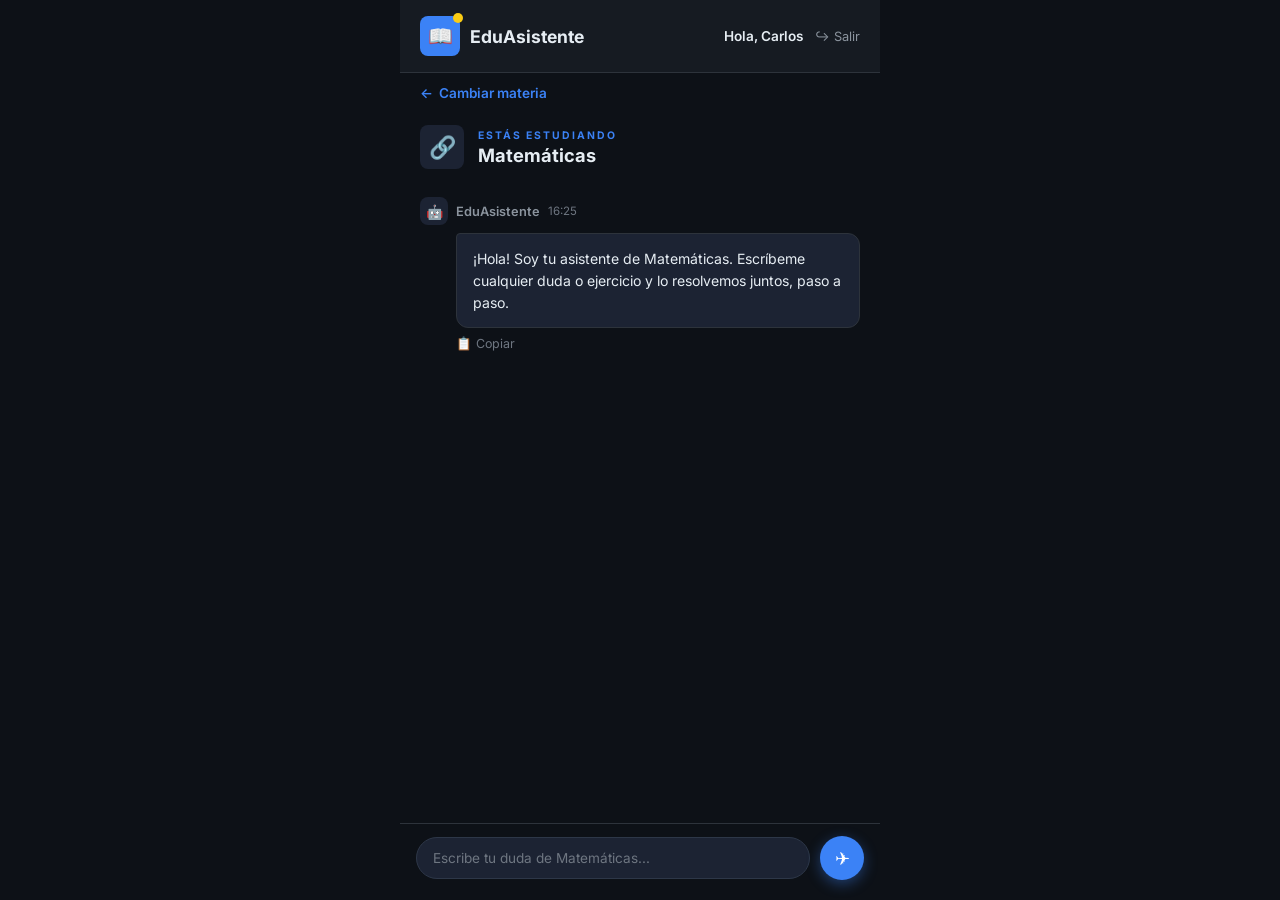
<file: Codificacion/chat.html>
<!DOCTYPE html>
<html lang="es">
<head>
  <meta charset="UTF-8">
  <meta name="viewport" content="width=device-width, initial-scale=1.0, maximum-scale=1.0, user-scalable=no">
  <meta name="description" content="EduAsistente - Chat de estudio de Matemáticas">
  <title>EduAsistente - Matemáticas</title>
  <link rel="stylesheet" href="css/styles.css">
</head>
<body>

  <div class="chat-page" id="chat-page">

    <!-- Navbar con usuario -->
    <nav class="navbar" id="navbar">
      <div class="navbar__brand">
        <div class="navbar__logo" aria-label="Logo EduAsistente">📖</div>
        <div>
          <div class="navbar__title">EduAsistente</div>
        </div>
      </div>
      <div class="navbar__actions">
        <span class="navbar__user" id="navbar-user">Hola, Carlos</span>
        <button class="navbar__logout" id="btn-logout" aria-label="Cerrar sesión">
          ↪ Salir
        </button>
      </div>
    </nav>

    <!-- Volver al dashboard -->
    <button class="chat-back" id="btn-back" aria-label="Cambiar materia">
      ← &nbsp;Cambiar materia
    </button>

    <!-- Header de la materia -->
    <div class="chat-subject-header" id="chat-subject-header">
      <div class="chat-subject-header__icon">🔗</div>
      <div>
        <p class="chat-subject-header__tag">Estás estudiando</p>
        <h1 class="chat-subject-header__name" id="subject-name">Matemáticas</h1>
      </div>
    </div>

    <!-- Mensajes del chat -->
    <div class="chat-messages" id="chat-messages">

      <!-- Mensaje del asistente -->
      <div class="chat-message" id="msg-1">
        <div class="chat-message__header">
          <div class="chat-message__avatar">🤖</div>
          <span class="chat-message__author">EduAsistente</span>
          <span class="chat-message__time">16:25</span>
        </div>
        <div class="chat-message__bubble">
          ¡Hola! Soy tu asistente de Matemáticas. Escríbeme cualquier duda o ejercicio y lo resolvemos juntos, paso a paso.
        </div>
        <div class="chat-message__actions">
          <button class="chat-action-btn" id="btn-copy-1" aria-label="Copiar mensaje">
            📋 Copiar
          </button>
        </div>
      </div>

    </div>

    <!-- Barra de entrada -->
    <div class="chat-input-bar" id="chat-input-bar">
      <input
        type="text"
        class="chat-input"
        id="chat-input"
        placeholder="Escribe tu duda de Matemáticas..."
        autocomplete="off"
      >
      <button class="chat-send-btn" id="btn-send" aria-label="Enviar mensaje">
        ✈
      </button>
    </div>

  </div>

  <script>
    // Leer parámetros de la URL (materia_id y nombre de la tabla materias)
    const params = new URLSearchParams(window.location.search);
    const materiaId = params.get('materia_id') || '1';
    const materiaNombre = params.get('nombre') || 'Matemáticas';

    // Actualizar la UI con los datos de la materia
    document.getElementById('subject-name').textContent = materiaNombre;
    document.getElementById('chat-input').placeholder = `Escribe tu duda de ${materiaNombre}...`;
    document.title = `EduAsistente - ${materiaNombre}`;

    // Volver al dashboard
    document.getElementById('btn-back').addEventListener('click', () => {
      window.location.href = 'dashboard.html';
    });

    // Logout
    document.getElementById('btn-logout').addEventListener('click', () => {
      window.location.href = 'login.html';
    });

    // Enviar mensaje (solo texto, como la tabla mensajes: contenido TEXT)
    const chatInput = document.getElementById('chat-input');
    const chatMessages = document.getElementById('chat-messages');
    const btnSend = document.getElementById('btn-send');

    function sendMessage() {
      const text = chatInput.value.trim();
      if (!text) return;

      // Mensaje del usuario (tabla mensajes: usuario_id, materia_id, contenido)
      const userMsg = document.createElement('div');
      userMsg.className = 'chat-message chat-message--user';
      userMsg.innerHTML = `
        <div class="chat-message__bubble">${text}</div>
      `;
      chatMessages.appendChild(userMsg);

      chatInput.value = '';
      chatMessages.scrollTop = chatMessages.scrollHeight;

      // Respuesta simulada del asistente (tabla respuestas: mensaje_id, contenido)
      setTimeout(() => {
        const botMsg = document.createElement('div');
        botMsg.className = 'chat-message';
        const now = new Date();
        const time = now.getHours().toString().padStart(2, '0') + ':' + now.getMinutes().toString().padStart(2, '0');
        botMsg.innerHTML = `
          <div class="chat-message__header">
            <div class="chat-message__avatar">🤖</div>
            <span class="chat-message__author">EduAsistente</span>
            <span class="chat-message__time">${time}</span>
          </div>
          <div class="chat-message__bubble">
            ¡Buena pregunta! Déjame explicarte paso a paso...
          </div>
          <div class="chat-message__actions">
            <button class="chat-action-btn" aria-label="Copiar">📋 Copiar</button>
          </div>
        `;
        chatMessages.appendChild(botMsg);
        chatMessages.scrollTop = chatMessages.scrollHeight;
      }, 800);
    }

    btnSend.addEventListener('click', sendMessage);
    chatInput.addEventListener('keydown', (e) => {
      if (e.key === 'Enter') sendMessage();
    });

    // Copiar texto del mensaje al portapapeles
    chatMessages.addEventListener('click', async (e) => {
      const copyBtn = e.target.closest('.chat-action-btn');
      if (!copyBtn) return;
      const messageCard = copyBtn.closest('.chat-message');
      const bubble = messageCard ? messageCard.querySelector('.chat-message__bubble') : null;
      if (bubble) {
        try {
          await navigator.clipboard.writeText(bubble.textContent.trim());
          const originalText = copyBtn.innerHTML;
          copyBtn.innerHTML = '✅ Copiado';
          setTimeout(() => {
            copyBtn.innerHTML = originalText;
          }, 1500);
        } catch (err) {
          console.error('Error al copiar texto:', err);
        }
      }
    });
  </script>

</body>
</html>
</file>
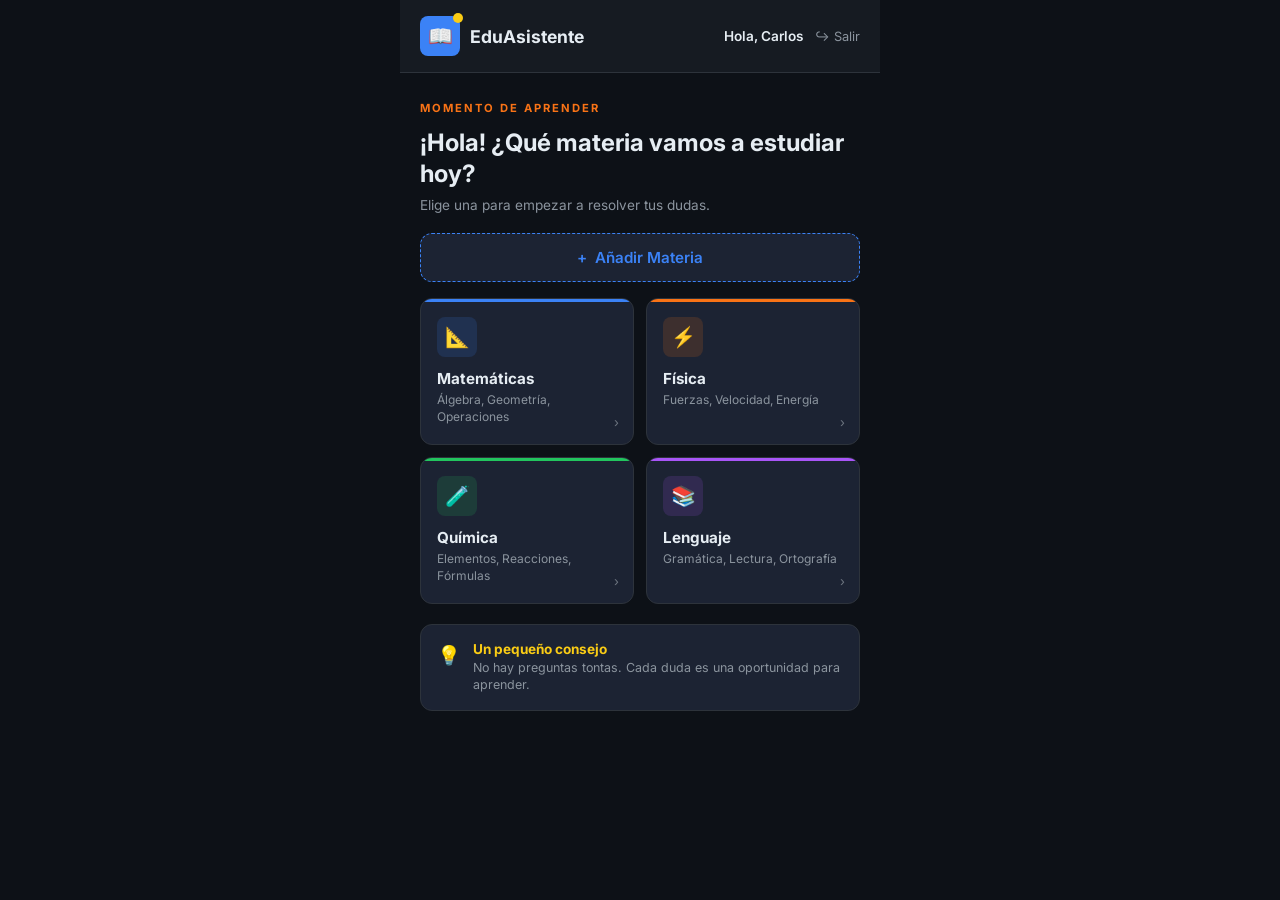
<file: Codificacion/dashboard.html>
<!DOCTYPE html>
<html lang="es">
<head>
  <meta charset="UTF-8">
  <meta name="viewport" content="width=device-width, initial-scale=1.0, maximum-scale=1.0, user-scalable=no">
  <meta name="description" content="EduAsistente - Elige una materia para empezar a estudiar">
  <title>EduAsistente - Mis Materias</title>
  <link rel="stylesheet" href="css/styles.css">
</head>
<body>

  <!-- Navbar con usuario -->
  <nav class="navbar" id="navbar">
    <div class="navbar__brand">
      <div class="navbar__logo" aria-label="Logo EduAsistente">📖</div>
      <div>
        <div class="navbar__title">EduAsistente</div>
      </div>
    </div>
    <div class="navbar__actions">
      <span class="navbar__user" id="navbar-user">Hola, Carlos</span>
      <button class="navbar__logout" id="btn-logout" aria-label="Cerrar sesión">
        ↪ Salir
      </button>
    </div>
  </nav>

  <!-- Dashboard -->
  <main class="dashboard" id="dashboard">
    <p class="dashboard__tag">Momento de aprender</p>
    <h1 class="dashboard__title">¡Hola! ¿Qué materia vamos a estudiar hoy?</h1>
    <p class="dashboard__subtitle">Elige una para empezar a resolver tus dudas.</p>

    <!-- Botón añadir materia -->
    <button class="btn btn--add" id="btn-add-subject" aria-label="Añadir materia">
      + &nbsp;Añadir Materia
    </button>

    <!-- Grid de materias -->
    <div class="subjects-grid" id="subjects-grid">
      <!-- Matemáticas -->
      <a href="chat.html?materia_id=1&nombre=Matemáticas" class="subject-card subject-card--math" id="card-1" data-materia-id="1">
        <div class="subject-card__icon">📐</div>
        <div class="subject-card__name">Matemáticas</div>
        <div class="subject-card__topics">Álgebra, Geometría, Operaciones</div>
        <span class="subject-card__arrow">›</span>
      </a>

      <!-- Física -->
      <a href="chat.html?materia_id=2&nombre=Física" class="subject-card subject-card--physics" id="card-2" data-materia-id="2">
        <div class="subject-card__icon">⚡</div>
        <div class="subject-card__name">Física</div>
        <div class="subject-card__topics">Fuerzas, Velocidad, Energía</div>
        <span class="subject-card__arrow">›</span>
      </a>

      <!-- Química -->
      <a href="chat.html?materia_id=3&nombre=Química" class="subject-card subject-card--chemistry" id="card-3" data-materia-id="3">
        <div class="subject-card__icon">🧪</div>
        <div class="subject-card__name">Química</div>
        <div class="subject-card__topics">Elementos, Reacciones, Fórmulas</div>
        <span class="subject-card__arrow">›</span>
      </a>

      <!-- Lenguaje -->
      <a href="chat.html?materia_id=4&nombre=Lenguaje" class="subject-card subject-card--language" id="card-4" data-materia-id="4">
        <div class="subject-card__icon">📚</div>
        <div class="subject-card__name">Lenguaje</div>
        <div class="subject-card__topics">Gramática, Lectura, Ortografía</div>
        <span class="subject-card__arrow">›</span>
      </a>
    </div>

    <!-- Tip banner -->
    <div class="tip-banner" id="tip-banner">
      <span class="tip-banner__icon">💡</span>
      <div>
        <div class="tip-banner__title">Un pequeño consejo</div>
        <div class="tip-banner__text">No hay preguntas tontas. Cada duda es una oportunidad para aprender.</div>
      </div>
    </div>
  </main>

  <!-- ===== MODAL: Añadir Materia ===== -->
  <div class="modal-overlay" id="modal-overlay" style="display: none;">
    <div class="modal" id="modal-add-subject" role="dialog" aria-modal="true" aria-labelledby="modal-title">
      <div class="modal__header">
        <h2 class="modal__title" id="modal-title">Añadir nueva materia</h2>
        <button class="modal__close" id="btn-modal-close" aria-label="Cerrar modal">✕</button>
      </div>
      <p class="modal__description">Solo necesitas un nombre. La descripción es opcional.</p>

      <form id="form-add-subject" autocomplete="off">
        <!-- Nombre de la materia -->
        <div class="form-group">
          <label class="form-label" for="input-subject-name">Nombre de la materia</label>
          <div class="form-input-wrapper">
            <input
              type="text"
              id="input-subject-name"
              class="form-input"
              placeholder="Ej. Historia"
              required
            >
          </div>
        </div>

        <!-- Descripción (opcional) -->
        <div class="form-group">
          <label class="form-label" for="input-subject-desc">Descripción</label>
          <span class="form-hint" style="margin-top: 0; margin-bottom: 8px; display: block;">(opcional)</span>
          <div class="form-input-wrapper">
            <input
              type="text"
              id="input-subject-desc"
              class="form-input"
              placeholder="Ej. Civilizaciones, fechas, imperios"
            >
          </div>
          <p class="form-hint">Breve descripción de los temas que cubre esta materia.</p>
        </div>

        <!-- Acciones -->
        <div class="modal__actions">
          <button type="button" class="btn btn--ghost" id="btn-cancel-subject">Cancelar</button>
          <button type="submit" class="btn btn--primary" id="btn-save-subject">+ &nbsp;Guardar materia</button>
        </div>
      </form>
    </div>
  </div>

  <script>
    // Modal abrir/cerrar
    const overlay = document.getElementById('modal-overlay');
    const btnOpen = document.getElementById('btn-add-subject');
    const btnClose = document.getElementById('btn-modal-close');
    const btnCancel = document.getElementById('btn-cancel-subject');

    function openModal() {
      overlay.style.display = 'flex';
      document.body.style.overflow = 'hidden';
    }

    function closeModal() {
      overlay.style.display = 'none';
      document.body.style.overflow = '';
    }

    btnOpen.addEventListener('click', openModal);
    btnClose.addEventListener('click', closeModal);
    btnCancel.addEventListener('click', closeModal);
    overlay.addEventListener('click', (e) => {
      if (e.target === overlay) closeModal();
    });

    // Form submit
    document.getElementById('form-add-subject').addEventListener('submit', (e) => {
      e.preventDefault();
      const nameInput = document.getElementById('input-subject-name');
      const descInput = document.getElementById('input-subject-desc');
      const name = nameInput.value.trim();
      const desc = descInput.value.trim() || 'General';

      if (name) {
        const grid = document.getElementById('subjects-grid');
        const newCard = document.createElement('a');
        const newId = grid.children.length + 1;
        newCard.href = `chat.html?materia_id=${newId}&nombre=${encodeURIComponent(name)}`;
        newCard.className = 'subject-card';
        newCard.id = `card-${newId}`;
        newCard.dataset.materiaId = newId;
        newCard.innerHTML = `
          <div class="subject-card__icon">📖</div>
          <div class="subject-card__name">${name}</div>
          <div class="subject-card__topics">${desc}</div>
          <span class="subject-card__arrow">›</span>
        `;
        grid.appendChild(newCard);
        nameInput.value = '';
        descInput.value = '';
      }
      closeModal();
    });

    // Logout
    document.getElementById('btn-logout').addEventListener('click', () => {
      window.location.href = 'login.html';
    });
  </script>

</body>
</html>
</file>
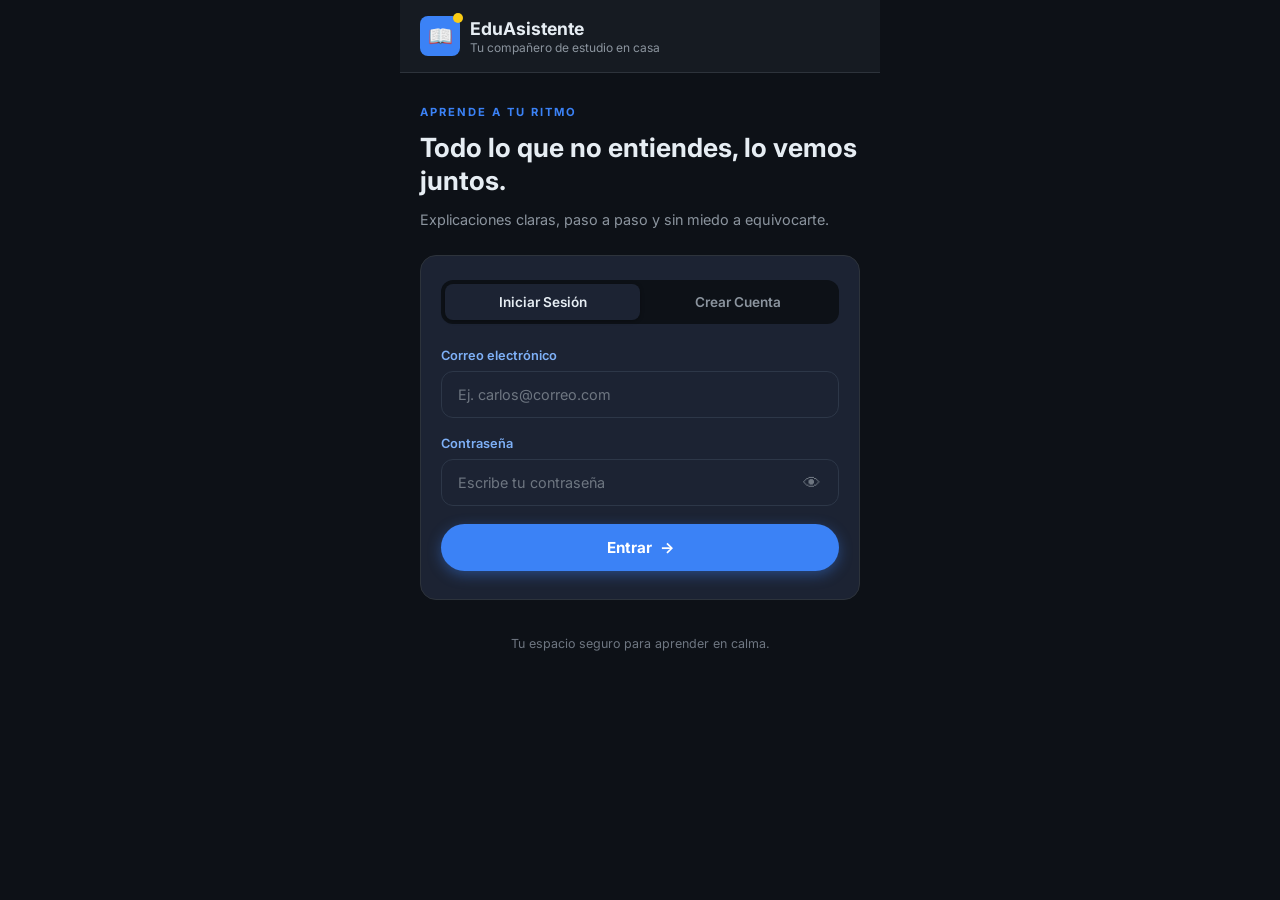
<file: Codificacion/login.html>
<!DOCTYPE html>
<html lang="es">
<head>
  <meta charset="UTF-8">
  <meta name="viewport" content="width=device-width, initial-scale=1.0, maximum-scale=1.0, user-scalable=no">
  <meta name="description" content="EduAsistente - Inicia sesión para continuar estudiando">
  <title>EduAsistente - Iniciar Sesión</title>
  <link rel="stylesheet" href="css/styles.css">
</head>
<body>

  <!-- Navbar -->
  <nav class="navbar" id="navbar">
    <div class="navbar__brand">
      <div class="navbar__logo" aria-label="Logo EduAsistente">📖</div>
      <div>
        <div class="navbar__title">EduAsistente</div>
        <div class="navbar__subtitle">Tu compañero de estudio en casa</div>
      </div>
    </div>
  </nav>

  <!-- Hero -->
  <section class="hero" id="hero-section">
    <p class="hero__tag">Aprende a tu ritmo</p>
    <h1 class="hero__title">Todo lo que no entiendes, lo vemos juntos.</h1>
    <p class="hero__description">Explicaciones claras, paso a paso y sin miedo a equivocarte.</p>
  </section>

  <!-- Formulario de Login -->
  <main class="auth-card" id="login-form">
    <!-- Tabs -->
    <div class="auth-tabs" role="tablist">
      <button class="auth-tab auth-tab--active" role="tab" id="tab-login" aria-selected="true">Iniciar Sesión</button>
      <a href="register.html" class="auth-tab" role="tab" id="tab-register">Crear Cuenta</a>
    </div>

    <form id="form-login" autocomplete="off">
      <!-- Correo electrónico -->
      <div class="form-group">
        <label class="form-label" for="input-email">Correo electrónico</label>
        <div class="form-input-wrapper">
          <input
            type="email"
            id="input-email"
            class="form-input"
            placeholder="Ej. carlos@correo.com"
            required
          >
        </div>
      </div>

      <!-- Contraseña -->
      <div class="form-group">
        <label class="form-label" for="input-password">Contraseña</label>
        <div class="form-input-wrapper">
          <input
            type="password"
            id="input-password"
            class="form-input"
            placeholder="Escribe tu contraseña"
          >
          <button type="button" class="form-toggle-password" id="btn-toggle-password" aria-label="Mostrar contraseña">👁</button>
        </div>
      </div>

      <!-- Botón submit -->
      <button type="submit" class="btn btn--primary" id="btn-login">
        Entrar &nbsp;→
      </button>
    </form>
  </main>

  <!-- Footer -->
  <footer class="auth-footer" id="auth-footer">
    Tu espacio seguro para aprender en calma.
  </footer>

  <script>
    // Toggle password visibility
    const toggleBtn = document.getElementById('btn-toggle-password');
    const passwordInput = document.getElementById('input-password');

    toggleBtn.addEventListener('click', () => {
      const isPassword = passwordInput.type === 'password';
      passwordInput.type = isPassword ? 'text' : 'password';
      toggleBtn.textContent = isPassword ? '🙈' : '👁';
    });

    // Form submit
    document.getElementById('form-login').addEventListener('submit', (e) => {
      e.preventDefault();
      // Aquí iría la lógica de login
      window.location.href = 'dashboard.html';
    });
  </script>

</body>
</html>
</file>
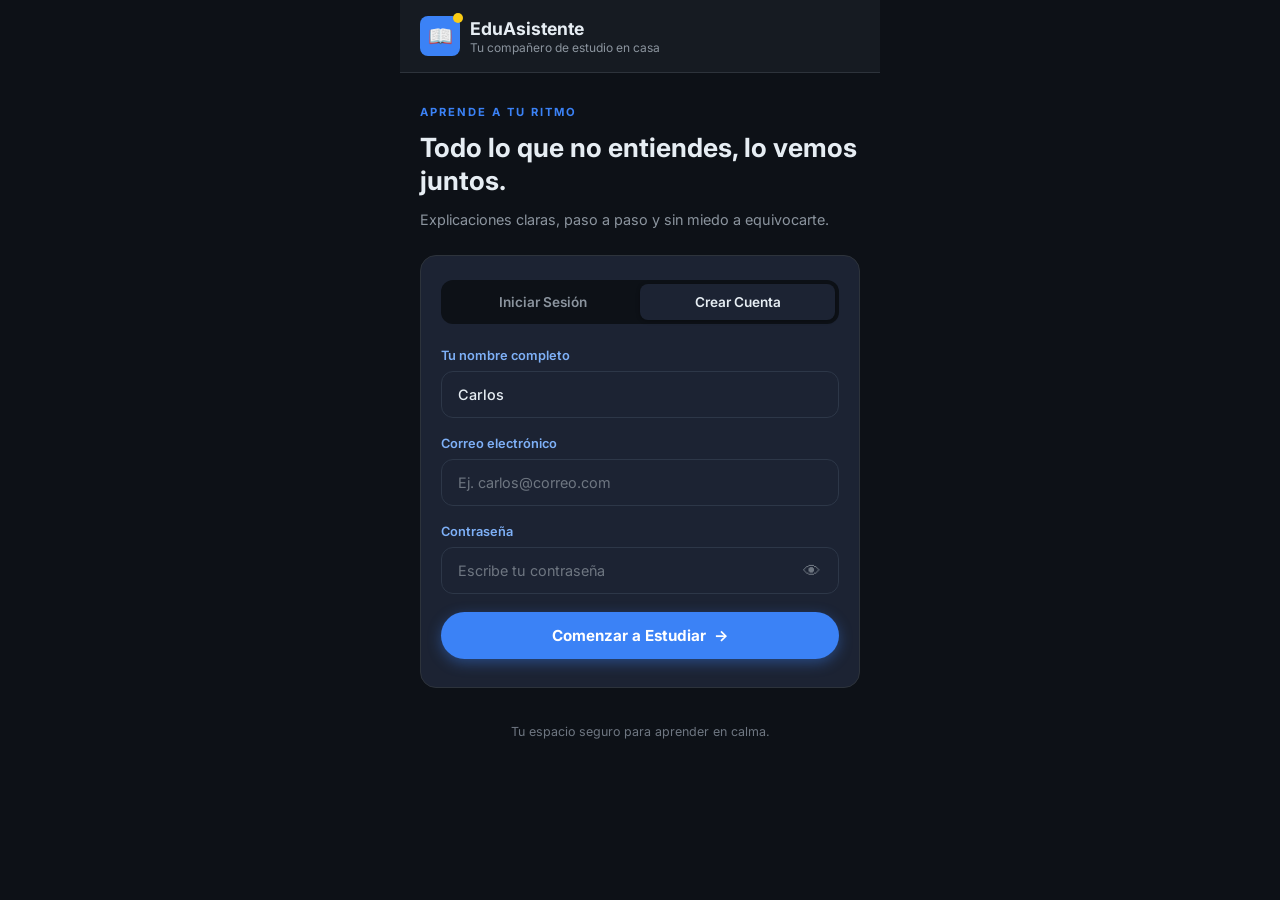
<file: Codificacion/register.html>
<!DOCTYPE html>
<html lang="es">
<head>
  <meta charset="UTF-8">
  <meta name="viewport" content="width=device-width, initial-scale=1.0, maximum-scale=1.0, user-scalable=no">
  <meta name="description" content="EduAsistente - Crea tu cuenta y comienza a estudiar con tu compañero de estudio en casa">
  <title>EduAsistente - Crear Cuenta</title>
  <link rel="stylesheet" href="css/styles.css">
</head>
<body>

  <!-- Navbar -->
  <nav class="navbar" id="navbar">
    <div class="navbar__brand">
      <div class="navbar__logo" aria-label="Logo EduAsistente">📖</div>
      <div>
        <div class="navbar__title">EduAsistente</div>
        <div class="navbar__subtitle">Tu compañero de estudio en casa</div>
      </div>
    </div>
  </nav>

  <!-- Hero -->
  <section class="hero" id="hero-section">
    <p class="hero__tag">Aprende a tu ritmo</p>
    <h1 class="hero__title">Todo lo que no entiendes, lo vemos juntos.</h1>
    <p class="hero__description">Explicaciones claras, paso a paso y sin miedo a equivocarte.</p>
  </section>

  <!-- Formulario de Registro -->
  <main class="auth-card" id="register-form">
    <!-- Tabs -->
    <div class="auth-tabs" role="tablist">
      <a href="login.html" class="auth-tab" role="tab" id="tab-login">Iniciar Sesión</a>
      <button class="auth-tab auth-tab--active" role="tab" id="tab-register" aria-selected="true">Crear Cuenta</button>
    </div>

    <form id="form-register" autocomplete="off">
      <!-- Nombre -->
      <div class="form-group">
        <label class="form-label" for="input-name">Tu nombre completo</label>
        <div class="form-input-wrapper">
          <input
            type="text"
            id="input-name"
            class="form-input form-input--filled"
            placeholder="Ej. Carlos"
            value="Carlos"
          >
        </div>
      </div>

      <!-- Correo electrónico -->
      <div class="form-group">
        <label class="form-label" for="input-email">Correo electrónico</label>
        <div class="form-input-wrapper">
          <input
            type="email"
            id="input-email"
            class="form-input"
            placeholder="Ej. carlos@correo.com"
            required
          >
        </div>
      </div>

      <!-- Contraseña -->
      <div class="form-group">
        <label class="form-label" for="input-password">Contraseña</label>
        <div class="form-input-wrapper">
          <input
            type="password"
            id="input-password"
            class="form-input"
            placeholder="Escribe tu contraseña"
          >
          <button type="button" class="form-toggle-password" id="btn-toggle-password" aria-label="Mostrar contraseña">👁</button>
        </div>
      </div>

      <!-- Botón submit -->
      <button type="submit" class="btn btn--primary" id="btn-register">
        Comenzar a Estudiar &nbsp;→
      </button>
    </form>
  </main>

  <!-- Footer -->
  <footer class="auth-footer" id="auth-footer">
    Tu espacio seguro para aprender en calma.
  </footer>

  <script>
    // Toggle password visibility
    const toggleBtn = document.getElementById('btn-toggle-password');
    const passwordInput = document.getElementById('input-password');

    toggleBtn.addEventListener('click', () => {
      const isPassword = passwordInput.type === 'password';
      passwordInput.type = isPassword ? 'text' : 'password';
      toggleBtn.textContent = isPassword ? '🙈' : '👁';
    });

    // Form submit (prevenir recarga)
    document.getElementById('form-register').addEventListener('submit', (e) => {
      e.preventDefault();
      // Aquí iría la lógica de registro
      window.location.href = 'dashboard.html';
    });
  </script>

</body>
</html>
</file>
<file: Codificacion/css/styles.css>
/* ===== RESET & BASE ===== */
@import url('https://fonts.googleapis.com/css2?family=Inter:wght@400;500;600;700;800&display=swap');

*, *::before, *::after {
  margin: 0;
  padding: 0;
  box-sizing: border-box;
}

:root {
  /* Colores principales */
  --bg-primary: #0d1117;
  --bg-secondary: #161b22;
  --bg-card: #1c2333;
  --bg-input: #1c2333;
  --bg-modal: #1a2030;

  /* Acentos */
  --accent-blue: #3b82f6;
  --accent-blue-hover: #2563eb;
  --accent-blue-glow: rgba(59, 130, 246, 0.35);
  --accent-yellow: #facc15;
  --accent-orange: #f97316;
  --accent-green: #22c55e;
  --accent-purple: #a855f7;
  --accent-red: #ef4444;

  /* Texto */
  --text-primary: #e6edf3;
  --text-secondary: #8b949e;
  --text-muted: #6e7681;
  --text-label: #7eb0f7;

  /* Bordes */
  --border-color: #2d333b;
  --border-input: #2d3748;
  --border-focus: #3b82f6;

  /* Sombras */
  --shadow-card: 0 2px 8px rgba(0, 0, 0, 0.3);
  --shadow-button: 0 4px 14px rgba(59, 130, 246, 0.4);
  --shadow-modal: 0 8px 32px rgba(0, 0, 0, 0.6);

  /* Tipografía */
  --font-family: 'Inter', -apple-system, BlinkMacSystemFont, 'Segoe UI', sans-serif;

  /* Radios */
  --radius-sm: 8px;
  --radius-md: 12px;
  --radius-lg: 16px;
  --radius-xl: 24px;
  --radius-full: 50%;
}

html {
  font-size: 16px;
  -webkit-text-size-adjust: 100%;
}

body {
  font-family: var(--font-family);
  background-color: var(--bg-primary);
  color: var(--text-primary);
  min-height: 100dvh;
  max-width: 480px;
  margin: 0 auto;
  -webkit-font-smoothing: antialiased;
  -moz-osx-font-smoothing: grayscale;
  overflow-x: hidden;
}

a {
  text-decoration: none;
  color: inherit;
}

button {
  font-family: var(--font-family);
  cursor: pointer;
  border: none;
  outline: none;
}

input {
  font-family: var(--font-family);
  outline: none;
  border: none;
}

/* ===== HEADER / NAVBAR ===== */
.navbar {
  display: flex;
  align-items: center;
  justify-content: space-between;
  padding: 16px 20px;
  background: var(--bg-secondary);
  border-bottom: 1px solid var(--border-color);
  position: sticky;
  top: 0;
  z-index: 100;
}

.navbar__brand {
  display: flex;
  align-items: center;
  gap: 10px;
}

.navbar__logo {
  width: 40px;
  height: 40px;
  background: var(--accent-blue);
  border-radius: var(--radius-sm);
  display: flex;
  align-items: center;
  justify-content: center;
  font-size: 20px;
  color: white;
  position: relative;
}

.navbar__logo::after {
  content: '';
  position: absolute;
  top: -3px;
  right: -3px;
  width: 10px;
  height: 10px;
  background: var(--accent-yellow);
  border-radius: var(--radius-full);
}

.navbar__title {
  font-size: 1.1rem;
  font-weight: 700;
  color: var(--text-primary);
}

.navbar__subtitle {
  font-size: 0.75rem;
  color: var(--text-secondary);
  margin-top: 1px;
}

.navbar__actions {
  display: flex;
  align-items: center;
  gap: 12px;
}

.navbar__user {
  font-size: 0.85rem;
  font-weight: 600;
  color: var(--text-primary);
}

.navbar__logout {
  display: flex;
  align-items: center;
  gap: 4px;
  font-size: 0.8rem;
  color: var(--text-secondary);
  background: none;
  transition: color 0.2s;
}

.navbar__logout:hover {
  color: var(--accent-red);
}

/* ===== HERO SECTION (Auth pages) ===== */
.hero {
  padding: 32px 20px 24px;
}

.hero__tag {
  font-size: 0.7rem;
  font-weight: 700;
  letter-spacing: 2px;
  text-transform: uppercase;
  color: var(--accent-blue);
  margin-bottom: 12px;
}

.hero__title {
  font-size: 1.65rem;
  font-weight: 700;
  line-height: 1.25;
  color: var(--text-primary);
  margin-bottom: 12px;
}

.hero__description {
  font-size: 0.9rem;
  color: var(--text-secondary);
  line-height: 1.5;
}

/* ===== AUTH FORM CARD ===== */
.auth-card {
  margin: 0 20px 20px;
  padding: 24px 20px 28px;
  background: var(--bg-card);
  border-radius: var(--radius-lg);
  border: 1px solid var(--border-color);
}

/* Tabs */
.auth-tabs {
  display: flex;
  gap: 0;
  margin-bottom: 24px;
  background: var(--bg-primary);
  border-radius: var(--radius-md);
  padding: 4px;
}

.auth-tab {
  flex: 1;
  padding: 10px 16px;
  font-size: 0.85rem;
  font-weight: 600;
  text-align: center;
  color: var(--text-secondary);
  background: transparent;
  border-radius: var(--radius-sm);
  transition: all 0.25s ease;
}

.auth-tab--active {
  color: var(--text-primary);
  background: var(--bg-card);
  box-shadow: 0 1px 4px rgba(0, 0, 0, 0.3);
}

/* Form groups */
.form-group {
  margin-bottom: 18px;
}

.form-label {
  display: block;
  font-size: 0.8rem;
  font-weight: 600;
  color: var(--text-label);
  margin-bottom: 8px;
}

.form-input-wrapper {
  position: relative;
  display: flex;
  align-items: center;
}

.form-input {
  width: 100%;
  padding: 14px 16px;
  font-size: 0.9rem;
  color: var(--text-primary);
  background: var(--bg-input);
  border: 1.5px solid var(--border-input);
  border-radius: var(--radius-md);
  transition: border-color 0.2s, box-shadow 0.2s;
}

.form-input::placeholder {
  color: var(--text-muted);
}

.form-input:focus {
  border-color: var(--border-focus);
  box-shadow: 0 0 0 3px var(--accent-blue-glow);
}

.form-input--filled {
  border-color: var(--border-input);
  color: var(--text-primary);
  font-weight: 500;
}

.form-toggle-password {
  position: absolute;
  right: 14px;
  background: none;
  color: var(--text-muted);
  font-size: 1.1rem;
  padding: 4px;
  transition: color 0.2s;
}

.form-toggle-password:hover {
  color: var(--text-secondary);
}

/* ===== BUTTONS ===== */
.btn {
  display: flex;
  align-items: center;
  justify-content: center;
  gap: 8px;
  width: 100%;
  padding: 14px 24px;
  font-size: 0.95rem;
  font-weight: 700;
  border-radius: var(--radius-xl);
  transition: all 0.25s ease;
}

.btn--primary {
  background: var(--accent-blue);
  color: white;
  box-shadow: var(--shadow-button);
}

.btn--primary:hover {
  background: var(--accent-blue-hover);
  transform: translateY(-1px);
  box-shadow: 0 6px 20px rgba(59, 130, 246, 0.5);
}

.btn--primary:active {
  transform: translateY(0);
}

.btn--outline {
  background: transparent;
  color: var(--accent-blue);
  border: 1.5px solid var(--accent-blue);
}

.btn--outline:hover {
  background: rgba(59, 130, 246, 0.1);
}

.btn--add {
  background: var(--bg-card);
  color: var(--accent-blue);
  border: 1.5px dashed var(--accent-blue);
  border-radius: var(--radius-md);
  font-weight: 600;
}

.btn--add:hover {
  background: rgba(59, 130, 246, 0.08);
}

.btn--ghost {
  background: transparent;
  color: var(--accent-red);
  font-weight: 600;
}

.btn--ghost-blue {
  background: transparent;
  color: var(--accent-blue);
  font-weight: 600;
  border: 1.5px solid var(--border-color);
}

/* ===== FOOTER TEXT ===== */
.auth-footer {
  text-align: center;
  padding: 16px 20px 32px;
  font-size: 0.78rem;
  color: var(--text-muted);
}

/* ===== DASHBOARD ===== */
.dashboard {
  padding: 28px 20px;
}

.dashboard__tag {
  font-size: 0.7rem;
  font-weight: 700;
  letter-spacing: 2px;
  text-transform: uppercase;
  color: var(--accent-orange);
  margin-bottom: 12px;
}

.dashboard__title {
  font-size: 1.5rem;
  font-weight: 700;
  line-height: 1.3;
  color: var(--text-primary);
  margin-bottom: 8px;
}

.dashboard__subtitle {
  font-size: 0.85rem;
  color: var(--text-secondary);
  margin-bottom: 20px;
}

/* Materias grid */
.subjects-grid {
  display: grid;
  grid-template-columns: 1fr 1fr;
  gap: 12px;
  margin-top: 16px;
}

.subject-card {
  background: var(--bg-card);
  border-radius: var(--radius-md);
  padding: 18px 16px;
  border: 1px solid var(--border-color);
  cursor: pointer;
  transition: all 0.25s ease;
  position: relative;
  overflow: hidden;
}

.subject-card::before {
  content: '';
  position: absolute;
  top: 0;
  left: 0;
  right: 0;
  height: 3px;
  background: var(--accent-blue);
}

.subject-card--math::before { background: var(--accent-blue); }
.subject-card--physics::before { background: var(--accent-orange); }
.subject-card--chemistry::before { background: var(--accent-green); }
.subject-card--language::before { background: var(--accent-purple); }

.subject-card:hover {
  border-color: var(--text-muted);
  transform: translateY(-2px);
  box-shadow: var(--shadow-card);
}

.subject-card__icon {
  width: 40px;
  height: 40px;
  border-radius: var(--radius-sm);
  display: flex;
  align-items: center;
  justify-content: center;
  font-size: 20px;
  margin-bottom: 12px;
  background: rgba(59, 130, 246, 0.15);
  color: var(--accent-blue);
}

.subject-card--math .subject-card__icon {
  background: rgba(59, 130, 246, 0.15);
  color: var(--accent-blue);
}

.subject-card--physics .subject-card__icon {
  background: rgba(249, 115, 22, 0.15);
  color: var(--accent-orange);
}

.subject-card--chemistry .subject-card__icon {
  background: rgba(34, 197, 94, 0.15);
  color: var(--accent-green);
}

.subject-card--language .subject-card__icon {
  background: rgba(168, 85, 247, 0.15);
  color: var(--accent-purple);
}

.subject-card__name {
  font-size: 0.95rem;
  font-weight: 700;
  margin-bottom: 4px;
}

.subject-card__topics {
  font-size: 0.75rem;
  color: var(--text-secondary);
  line-height: 1.4;
}

.subject-card__arrow {
  position: absolute;
  bottom: 14px;
  right: 14px;
  font-size: 0.8rem;
  color: var(--text-muted);
}

/* Consejo tip */
.tip-banner {
  display: flex;
  align-items: flex-start;
  gap: 12px;
  margin-top: 20px;
  padding: 16px;
  background: var(--bg-card);
  border-radius: var(--radius-md);
  border: 1px solid var(--border-color);
}

.tip-banner__icon {
  font-size: 1.2rem;
  color: var(--accent-yellow);
  flex-shrink: 0;
  margin-top: 2px;
}

.tip-banner__title {
  font-size: 0.85rem;
  font-weight: 700;
  color: var(--accent-yellow);
  margin-bottom: 2px;
}

.tip-banner__text {
  font-size: 0.78rem;
  color: var(--text-secondary);
  line-height: 1.4;
}

/* ===== MODAL ===== */
.modal-overlay {
  position: fixed;
  inset: 0;
  background: rgba(0, 0, 0, 0.65);
  backdrop-filter: blur(4px);
  display: flex;
  align-items: flex-end;
  justify-content: center;
  z-index: 200;
  animation: fadeIn 0.2s ease;
}

.modal {
  width: 100%;
  max-width: 480px;
  background: var(--bg-modal);
  border-radius: var(--radius-lg) var(--radius-lg) 0 0;
  padding: 24px 20px 28px;
  animation: slideUp 0.3s ease;
  border: 1px solid var(--border-color);
  border-bottom: none;
  max-height: 90dvh;
  overflow-y: auto;
}

@keyframes fadeIn {
  from { opacity: 0; }
  to { opacity: 1; }
}

@keyframes slideUp {
  from { transform: translateY(100%); }
  to { transform: translateY(0); }
}

.modal__header {
  display: flex;
  justify-content: space-between;
  align-items: flex-start;
  margin-bottom: 8px;
}

.modal__title {
  font-size: 1.2rem;
  font-weight: 700;
}

.modal__close {
  width: 32px;
  height: 32px;
  display: flex;
  align-items: center;
  justify-content: center;
  background: var(--bg-card);
  border-radius: var(--radius-full);
  color: var(--text-secondary);
  font-size: 1rem;
  transition: background 0.2s;
}

.modal__close:hover {
  background: var(--border-color);
}

.modal__description {
  font-size: 0.82rem;
  color: var(--text-secondary);
  margin-bottom: 20px;
  line-height: 1.4;
}

/* Icon picker */
.icon-picker {
  display: grid;
  grid-template-columns: repeat(6, 1fr);
  gap: 8px;
  margin-bottom: 20px;
}

.icon-picker__item {
  width: 44px;
  height: 44px;
  display: flex;
  align-items: center;
  justify-content: center;
  background: var(--bg-card);
  border: 1.5px solid var(--border-color);
  border-radius: var(--radius-sm);
  font-size: 1.15rem;
  color: var(--text-secondary);
  transition: all 0.2s;
  cursor: pointer;
}

.icon-picker__item:hover {
  border-color: var(--accent-blue);
  color: var(--accent-blue);
}

.icon-picker__item--selected {
  border-color: var(--accent-blue);
  color: var(--accent-blue);
  background: rgba(59, 130, 246, 0.1);
  box-shadow: 0 0 0 2px var(--accent-blue-glow);
}

.form-hint {
  font-size: 0.75rem;
  color: var(--text-muted);
  margin-top: 8px;
}

.modal__actions {
  display: flex;
  gap: 12px;
  margin-top: 24px;
}

.modal__actions .btn {
  flex: 1;
}

/* ===== CHAT ===== */
.chat-back {
  display: flex;
  align-items: center;
  gap: 6px;
  padding: 12px 20px;
  font-size: 0.85rem;
  font-weight: 600;
  color: var(--accent-blue);
  background: none;
  width: fit-content;
}

.chat-subject-header {
  display: flex;
  align-items: center;
  gap: 14px;
  padding: 12px 20px 20px;
}

.chat-subject-header__icon {
  width: 44px;
  height: 44px;
  background: var(--bg-card);
  border-radius: var(--radius-sm);
  display: flex;
  align-items: center;
  justify-content: center;
  font-size: 22px;
  color: var(--accent-blue);
}

.chat-subject-header__tag {
  font-size: 0.65rem;
  font-weight: 700;
  letter-spacing: 2px;
  text-transform: uppercase;
  color: var(--accent-blue);
  margin-bottom: 2px;
}

.chat-subject-header__name {
  font-size: 1.15rem;
  font-weight: 700;
}

/* Chat messages */
.chat-messages {
  flex: 1;
  padding: 8px 20px;
  overflow-y: auto;
}

.chat-message {
  margin-bottom: 20px;
}

.chat-message__header {
  display: flex;
  align-items: center;
  gap: 8px;
  margin-bottom: 8px;
}

.chat-message__avatar {
  width: 28px;
  height: 28px;
  background: var(--bg-card);
  border-radius: var(--radius-sm);
  display: flex;
  align-items: center;
  justify-content: center;
  font-size: 14px;
  color: var(--text-secondary);
}

.chat-message__author {
  font-size: 0.8rem;
  font-weight: 600;
  color: var(--text-secondary);
}

.chat-message__time {
  font-size: 0.72rem;
  color: var(--text-muted);
}

.chat-message__bubble {
  margin-left: 36px;
  padding: 14px 16px;
  background: var(--bg-card);
  border-radius: 4px var(--radius-md) var(--radius-md) var(--radius-md);
  font-size: 0.88rem;
  line-height: 1.55;
  color: var(--text-primary);
  border: 1px solid var(--border-color);
}

.chat-message__actions {
  display: flex;
  gap: 16px;
  margin-left: 36px;
  margin-top: 8px;
}

.chat-action-btn {
  display: flex;
  align-items: center;
  gap: 5px;
  font-size: 0.78rem;
  color: var(--text-muted);
  background: none;
  transition: color 0.2s;
}

.chat-action-btn:hover {
  color: var(--accent-blue);
}

/* User message */
.chat-message--user .chat-message__bubble {
  background: var(--accent-blue);
  border: none;
  border-radius: var(--radius-md) 4px var(--radius-md) var(--radius-md);
  margin-left: auto;
  margin-right: 0;
  max-width: 85%;
  color: white;
}

/* Chat input */
.chat-input-bar {
  position: fixed;
  bottom: 0;
  left: 50%;
  transform: translateX(-50%);
  width: 100%;
  max-width: 480px;
  padding: 12px 16px 20px;
  background: var(--bg-primary);
  border-top: 1px solid var(--border-color);
  display: flex;
  gap: 10px;
  align-items: center;
  z-index: 100;
}

.chat-input {
  flex: 1;
  padding: 12px 16px;
  font-size: 0.85rem;
  color: var(--text-primary);
  background: var(--bg-card);
  border: 1.5px solid var(--border-input);
  border-radius: var(--radius-xl);
  transition: border-color 0.2s;
}

.chat-input::placeholder {
  color: var(--text-muted);
}

.chat-input:focus {
  border-color: var(--border-focus);
}

.chat-send-btn {
  width: 44px;
  height: 44px;
  background: var(--accent-blue);
  border-radius: var(--radius-full);
  display: flex;
  align-items: center;
  justify-content: center;
  color: white;
  font-size: 1.1rem;
  flex-shrink: 0;
  transition: all 0.2s;
  box-shadow: var(--shadow-button);
}

.chat-send-btn:hover {
  background: var(--accent-blue-hover);
  transform: scale(1.05);
}

/* Chat page layout */
.chat-page {
  display: flex;
  flex-direction: column;
  min-height: 100dvh;
}

.chat-page .chat-messages {
  flex: 1;
  padding-bottom: 80px;
}

/* ===== UTILITIES ===== */
.visually-hidden {
  position: absolute;
  width: 1px;
  height: 1px;
  padding: 0;
  margin: -1px;
  overflow: hidden;
  clip: rect(0, 0, 0, 0);
  border: 0;
}
</file>
